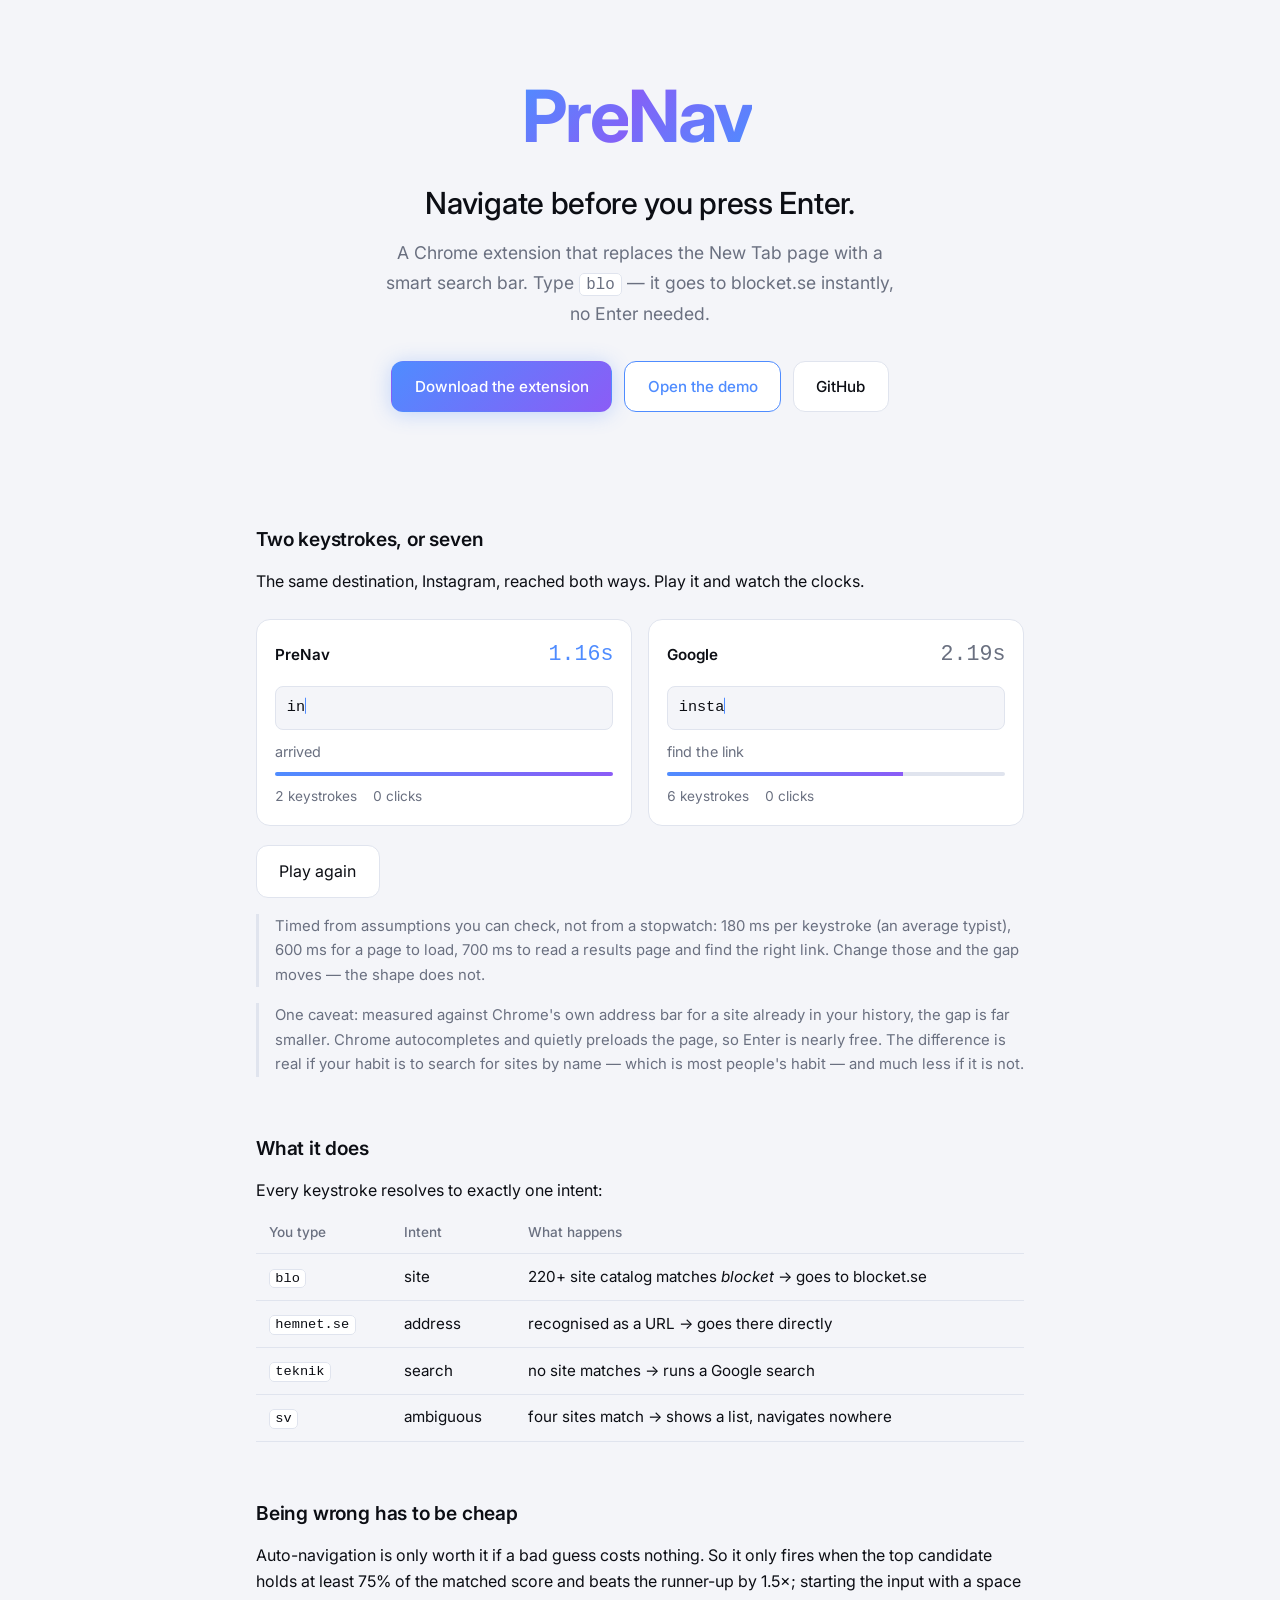
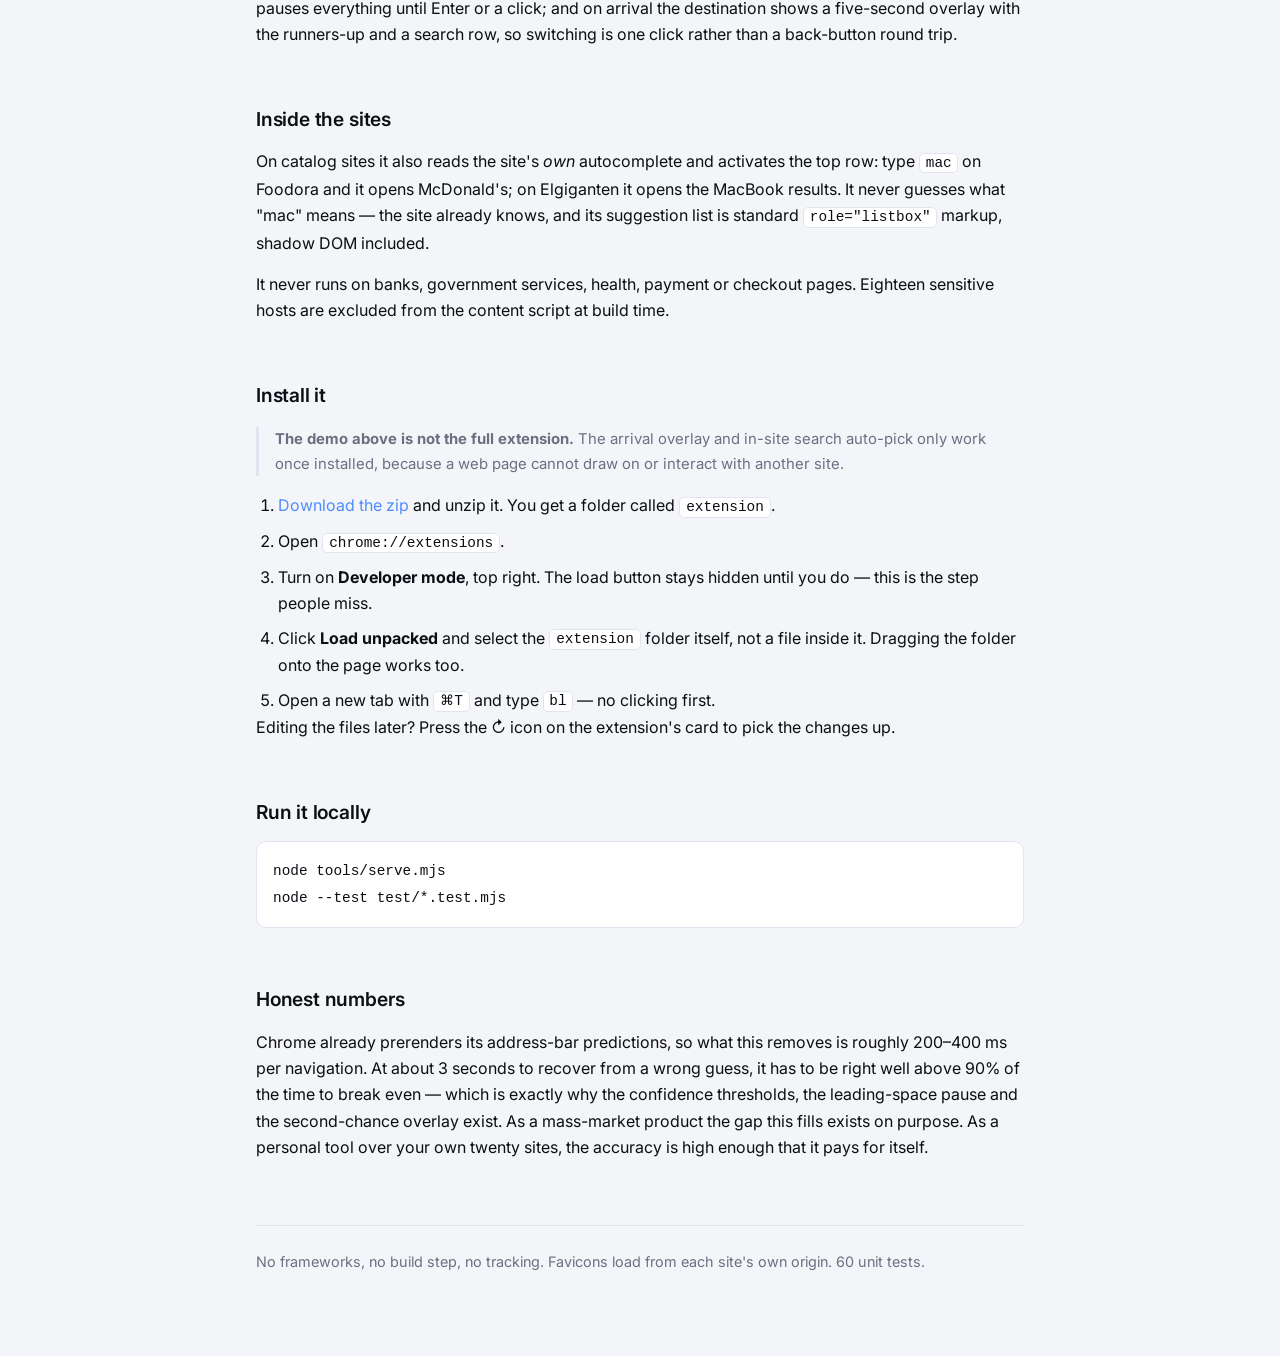
<file: index.html>
<!doctype html>
<html lang="en">
  <head>
    <meta charset="utf-8" />
    <meta name="viewport" content="width=device-width, initial-scale=1" />
    <title>PreNav — navigate before you press Enter</title>
    <meta
      name="description"
      content="A Chrome extension that predicts the site you are typing and navigates before you press Enter. 220+ sites, works in milliseconds."
    />
    <meta name="apple-mobile-web-app-title" content="PreNav" />
    <meta name="application-name" content="PreNav" />
    <meta name="theme-color" content="#0c0e14" />
    <link rel="icon" type="image/png" sizes="32x32" href="icons/icon-32.png" />
    <link rel="icon" type="image/png" sizes="16x16" href="icons/icon-16.png" />
    <link rel="apple-touch-icon" sizes="180x180" href="icons/icon-180.png" />
    <link rel="manifest" href="site.webmanifest" />
    <link rel="preconnect" href="https://fonts.googleapis.com" />
    <link rel="preconnect" href="https://fonts.gstatic.com" crossorigin />
    <link
      href="https://fonts.googleapis.com/css2?family=Inter:wght@400;500;600;700&display=swap"
      rel="stylesheet"
    />
    <style>
      :root {
        --bg: #0c0e14;
        --surface: #161922;
        --surface2: #1e2330;
        --text: #e8eaf2;
        --text-dim: #7a8299;
        --accent: #4f8cff;
        --accent2: #8b5cf6;
        --border: #242836;
      }
      @media (prefers-color-scheme: light) {
        :root {
          --bg: #f4f5f9;
          --surface: #fff;
          --surface2: #f0f2f7;
          --text: #0c0e14;
          --text-dim: #6a7080;
          --border: #e0e4ee;
        }
      }
      * {
        box-sizing: border-box;
        margin: 0;
      }
      body {
        background: var(--bg);
        color: var(--text);
        font: 16px/1.65 "Inter", -apple-system, BlinkMacSystemFont, "Segoe UI", sans-serif;
        padding: 0 1.5rem 6rem;
      }
      main {
        max-width: 48rem;
        margin: 0 auto;
      }

      /* ── hero ─────────────────────────────────────────────────── */
      .hero {
        padding: 5rem 0 3.5rem;
        text-align: center;
      }

      /* wordmark */
      .wordmark {
        display: inline-flex;
        align-items: baseline;
        cursor: pointer;
        margin-bottom: 2rem;
        user-select: none;
        line-height: 1;
      }
      .wm-pre,
      .wm-nav {
        font-size: clamp(2.8rem, 8vw, 4.5rem);
        font-weight: 700;
        letter-spacing: -0.03em;
        line-height: 1;
      }
      .wm-pre {
        background: linear-gradient(135deg, #4f8cff 0%, #8b5cf6 100%);
        -webkit-background-clip: text;
        -webkit-text-fill-color: transparent;
        background-clip: text;
      }
      .wm-nav {
        background: linear-gradient(135deg, #8b5cf6 0%, #4f8cff 100%);
        -webkit-background-clip: text;
        -webkit-text-fill-color: transparent;
        background-clip: text;
      }
      .wm-ghost {
        font-size: clamp(2.8rem, 8vw, 4.5rem);
        font-weight: 700;
        letter-spacing: -0.03em;
        line-height: 1;
        color: var(--text-dim);
        opacity: 0.35;
        overflow: hidden;
        max-width: 0;
        display: inline-block;
        white-space: nowrap;
        /* padding-bottom prevents descenders (g, y, p…) from being clipped */
        padding-bottom: 0.18em;
        margin-bottom: -0.18em;
        transition: max-width 0.45s cubic-bezier(0.4, 0, 0.2, 1),
          opacity 0.35s ease;
        vertical-align: baseline;
      }
      .wm-ghost.collapsing {
        max-width: 0 !important;
        opacity: 0;
      }
      .wm-space {
        display: inline-block;
        width: 0.35em;
        overflow: hidden;
        transition: width 0.4s cubic-bezier(0.4, 0, 0.2, 1);
      }
      .wm-caret {
        display: inline-block;
        width: 3px;
        height: 0.75em;
        background: var(--accent);
        border-radius: 2px;
        margin-left: 3px;
        vertical-align: baseline;
        translate: 0 -0.08em;
        opacity: 1;
        transition: opacity 0.2s;
      }
      .wm-caret.blink {
        animation: caretBlink 0.9s steps(1) infinite;
      }
      .wm-caret.gone {
        opacity: 0;
      }
      @keyframes caretBlink {
        50% { opacity: 0; }
      }

      h1 {
        font-size: clamp(1.4rem, 3.5vw, 1.9rem);
        font-weight: 500;
        line-height: 1.3;
        color: var(--text);
        margin-bottom: 0.9rem;
        letter-spacing: -0.01em;
      }
      .lede {
        font-size: 1.1rem;
        color: var(--text-dim);
        max-width: 32rem;
        margin: 0 auto;
        line-height: 1.7;
      }
      .actions {
        display: flex;
        flex-wrap: wrap;
        gap: 0.75rem;
        margin-top: 2rem;
        justify-content: center;
      }
      .btn {
        display: inline-block;
        padding: 0.75rem 1.4rem;
        border-radius: 12px;
        border: 1px solid var(--border);
        text-decoration: none;
        color: var(--text);
        font-weight: 500;
        font-size: 0.95rem;
        font-family: inherit;
        cursor: pointer;
        transition: background 0.18s, border-color 0.18s, transform 0.12s,
          box-shadow 0.18s;
        background: var(--surface);
      }
      .btn:hover {
        background: var(--surface2);
        transform: translateY(-1px);
        box-shadow: 0 4px 16px rgba(0, 0, 0, 0.18);
      }
      .btn.primary {
        background: linear-gradient(135deg, #4f8cff 0%, #8b5cf6 100%);
        border-color: transparent;
        color: #fff;
        box-shadow: 0 2px 20px rgba(79, 140, 255, 0.3);
      }
      .btn.primary:hover {
        box-shadow: 0 4px 28px rgba(79, 140, 255, 0.45);
        transform: translateY(-2px);
      }
      .btn.demo {
        border-color: var(--accent);
        color: var(--accent);
      }
      .btn.demo:hover {
        background: rgba(79, 140, 255, 0.08);
      }

      /* ── sections ─────────────────────────────────────────────── */
      h2 {
        font-size: 1.2rem;
        font-weight: 600;
        margin: 3.5rem 0 0.8rem;
        letter-spacing: -0.01em;
      }
      p + p {
        margin-top: 0.9rem;
      }
      a {
        color: var(--accent);
        text-decoration: none;
      }
      a:hover {
        text-decoration: underline;
      }

      /* ── table ────────────────────────────────────────────────── */
      table {
        width: 100%;
        border-collapse: collapse;
        margin-top: 0.5rem;
        font-size: 0.95rem;
      }
      th,
      td {
        text-align: left;
        padding: 0.6rem 0.8rem;
        border-bottom: 1px solid var(--border);
        vertical-align: top;
      }
      th {
        color: var(--text-dim);
        font-weight: 500;
        font-size: 0.85rem;
      }
      code,
      kbd {
        font-family: ui-monospace, SFMono-Regular, Menlo, monospace;
        font-size: 0.9em;
        background: var(--surface);
        border: 1px solid var(--border);
        border-radius: 5px;
        padding: 0.1em 0.4em;
      }
      pre {
        background: var(--surface);
        border: 1px solid var(--border);
        border-radius: 10px;
        padding: 1rem;
        overflow-x: auto;
        margin-top: 0.8rem;
      }
      pre code {
        background: none;
        border: 0;
        padding: 0;
      }
      .note {
        border-left: 3px solid var(--border);
        padding-left: 1rem;
        color: var(--text-dim);
        margin-top: 1rem;
        font-size: 0.93rem;
      }
      ol {
        padding-left: 1.4rem;
      }
      li + li {
        margin-top: 0.5rem;
      }

      /* ── race ─────────────────────────────────────────────────── */
      .race {
        display: grid;
        gap: 1rem;
        margin-top: 1.5rem;
      }
      @media (min-width: 40rem) {
        .race {
          grid-template-columns: 1fr 1fr;
        }
      }
      .lane {
        border: 1px solid var(--border);
        border-radius: 14px;
        padding: 1.1rem;
        background: var(--surface);
      }
      .lane-head {
        display: flex;
        justify-content: space-between;
        align-items: baseline;
        gap: 1rem;
      }
      .lane-name {
        font-weight: 600;
        font-size: 0.95rem;
      }
      .lane-clock {
        font-family: ui-monospace, SFMono-Regular, Menlo, monospace;
        font-variant-numeric: tabular-nums;
        font-size: 1.35rem;
        color: var(--text-dim);
      }
      .lane[data-done="true"] .lane-clock {
        color: var(--accent);
      }
      .lane-screen {
        margin-top: 0.8rem;
        padding: 0.55rem 0.7rem;
        min-height: 2.4rem;
        border: 1px solid var(--border);
        border-radius: 8px;
        background: var(--bg);
        font-family: ui-monospace, SFMono-Regular, Menlo, monospace;
        font-size: 0.95rem;
        white-space: pre;
        overflow: hidden;
      }
      .caret {
        display: inline-block;
        width: 1px;
        height: 1.05em;
        translate: 0 0.18em;
        background: var(--accent);
      }
      .lane[data-typing="true"] .caret {
        animation: blink 1s steps(1) infinite;
      }
      @keyframes blink {
        50% { opacity: 0; }
      }
      .lane-step {
        margin-top: 0.6rem;
        font-size: 0.9rem;
        color: var(--text-dim);
        min-height: 1.4em;
      }
      .lane-bar {
        margin-top: 0.5rem;
        height: 4px;
        border-radius: 2px;
        background: var(--border);
        overflow: hidden;
      }
      .lane-bar i {
        display: block;
        height: 100%;
        width: 0;
        background: linear-gradient(90deg, var(--accent), var(--accent2));
      }
      .lane-tally {
        display: flex;
        gap: 1rem;
        margin-top: 0.6rem;
        font-size: 0.85rem;
        color: var(--text-dim);
        font-variant-numeric: tabular-nums;
      }
      .race-controls {
        display: flex;
        align-items: center;
        gap: 1rem;
        flex-wrap: wrap;
        margin-top: 1.2rem;
      }
      .verdict {
        color: var(--accent);
        font-weight: 500;
      }
      button.btn {
        font: inherit;
        cursor: pointer;
        background: var(--surface);
      }

      footer {
        margin-top: 4rem;
        padding-top: 1.5rem;
        border-top: 1px solid var(--border);
        color: var(--text-dim);
        font-size: 0.9rem;
      }
    </style>
  </head>
  <body>
    <main>
      <!-- ── Hero ───────────────────────────────────────────── -->
      <section class="hero">
        <div class="wordmark" id="wordmark" role="img" aria-label="PreNav">
          <span class="wm-pre" id="wm-pre"></span
          ><span class="wm-ghost" id="wm-ghost-pre"></span
          ><span class="wm-space" id="wm-space"></span
          ><span class="wm-nav" id="wm-nav"></span
          ><span class="wm-ghost" id="wm-ghost-nav"></span
          ><b class="wm-caret blink" id="wm-caret"></b>
        </div>

        <h1>Navigate before you press Enter.</h1>
        <p class="lede">
          A Chrome extension that replaces the New Tab page with a smart search bar.
          Type <code>blo</code> — it goes to blocket.se instantly, no Enter needed.
        </p>

        <div class="actions">
          <a
            class="btn primary"
            id="btn-download"
            href="https://github.com/josefanderberg/predictive-nav/releases/latest/download/predictive-nav-extension.zip"
            >Download the extension</a
          >
          <a class="btn demo" id="btn-demo" href="extension/newtab.html">Open the demo</a>
          <a class="btn" id="btn-github" href="https://github.com/josefanderberg/predictive-nav">GitHub</a>
        </div>
      </section>

      <!-- ── Race ───────────────────────────────────────────── -->
      <h2 id="race-heading">Two keystrokes, or seven</h2>
      <p>
        The same destination, Instagram, reached both ways. Play it and watch the
        clocks.
      </p>

      <div class="race" id="race">
        <div class="lane" data-lane="nav">
          <div class="lane-head">
            <span class="lane-name">PreNav</span>
            <span class="lane-clock">0.00s</span>
          </div>
          <div class="lane-screen"><span class="lane-typed"></span><b class="caret"></b></div>
          <div class="lane-step">ready</div>
          <div class="lane-bar"><i></i></div>
          <div class="lane-tally"><span class="keys">0 keystrokes</span><span class="clicks">0 clicks</span></div>
        </div>

        <div class="lane" data-lane="google">
          <div class="lane-head">
            <span class="lane-name">Google</span>
            <span class="lane-clock">0.00s</span>
          </div>
          <div class="lane-screen"><span class="lane-typed"></span><b class="caret"></b></div>
          <div class="lane-step">ready</div>
          <div class="lane-bar"><i></i></div>
          <div class="lane-tally"><span class="keys">0 keystrokes</span><span class="clicks">0 clicks</span></div>
        </div>
      </div>

      <p class="race-controls">
        <button class="btn" id="replay" type="button">Play again</button>
        <span id="verdict" class="verdict"></span>
      </p>

      <p class="note">
        Timed from assumptions you can check, not from a stopwatch: 180&nbsp;ms per
        keystroke (an average typist), 600&nbsp;ms for a page to load, 700&nbsp;ms to
        read a results page and find the right link. Change those and the gap moves —
        the shape does not.
      </p>
      <p class="note">
        One caveat: measured against Chrome's own address bar for a site already in
        your history, the gap is far smaller. Chrome autocompletes and quietly
        preloads the page, so Enter is nearly free. The difference is real if your
        habit is to search for sites by name — which is most people's habit — and
        much less if it is not.
      </p>

      <!-- ── What it does ───────────────────────────────────── -->
      <h2>What it does</h2>
      <p>Every keystroke resolves to exactly one intent:</p>
      <table>
        <tr>
          <th>You type</th>
          <th>Intent</th>
          <th>What happens</th>
        </tr>
        <tr>
          <td><code>blo</code></td>
          <td>site</td>
          <td>220+ site catalog matches <em>blocket</em> → goes to blocket.se</td>
        </tr>
        <tr>
          <td><code>hemnet.se</code></td>
          <td>address</td>
          <td>recognised as a URL → goes there directly</td>
        </tr>
        <tr>
          <td><code>teknik</code></td>
          <td>search</td>
          <td>no site matches → runs a Google search</td>
        </tr>
        <tr>
          <td><code>sv</code></td>
          <td>ambiguous</td>
          <td>four sites match → shows a list, navigates nowhere</td>
        </tr>
      </table>

      <!-- ── Being wrong ────────────────────────────────────── -->
      <h2>Being wrong has to be cheap</h2>
      <p>
        Auto-navigation is only worth it if a bad guess costs nothing. So it only fires
        when the top candidate holds at least 75% of the matched score and beats the
        runner-up by 1.5×; starting the input with a space pauses everything until
        Enter or a click; and on arrival the destination shows a five-second overlay
        with the runners-up and a search row, so switching is one click rather than a
        back-button round trip.
      </p>

      <!-- ── Inside the sites ───────────────────────────────── -->
      <h2>Inside the sites</h2>
      <p>
        On catalog sites it also reads the site's <em>own</em> autocomplete and
        activates the top row: type <code>mac</code> on Foodora and it opens
        McDonald's; on Elgiganten it opens the MacBook results. It never guesses what
        "mac" means — the site already knows, and its suggestion list is standard
        <code>role="listbox"</code> markup, shadow DOM included.
      </p>
      <p>
        It never runs on banks, government services, health, payment or checkout pages.
        Eighteen sensitive hosts are excluded from the content script at build time.
      </p>

      <!-- ── Install ────────────────────────────────────────── -->
      <h2 id="install">Install it</h2>
      <p class="note" style="margin-bottom: 1rem;">
        <strong>The demo above is not the full extension.</strong> The arrival overlay
        and in-site search auto-pick only work once installed, because a web page
        cannot draw on or interact with another site.
      </p>
      <ol>
        <li>
          <a
            href="https://github.com/josefanderberg/predictive-nav/releases/latest/download/predictive-nav-extension.zip"
            >Download the zip</a
          >
          and unzip it. You get a folder called <code>extension</code>.
        </li>
        <li>Open <code>chrome://extensions</code>.</li>
        <li>
          Turn on <strong>Developer mode</strong>, top right. The load button stays
          hidden until you do — this is the step people miss.
        </li>
        <li>
          Click <strong>Load unpacked</strong> and select the <code>extension</code>
          folder itself, not a file inside it. Dragging the folder onto the page works
          too.
        </li>
        <li>Open a new tab with <kbd>⌘T</kbd> and type <code>bl</code> — no clicking first.</li>
      </ol>
      <p>
        Editing the files later? Press the ↻ icon on the extension's card to pick the
        changes up.
      </p>

      <!-- ── Run locally ────────────────────────────────────── -->
      <h2>Run it locally</h2>
      <pre><code>node tools/serve.mjs
node --test test/*.test.mjs</code></pre>

      <!-- ── Honest numbers ─────────────────────────────────── -->
      <h2>Honest numbers</h2>
      <p>
        Chrome already prerenders its address-bar predictions, so what this removes is
        roughly 200–400 ms per navigation. At about 3 seconds to recover from a wrong
        guess, it has to be right well above 90% of the time to break even — which is
        exactly why the confidence thresholds, the leading-space pause and the
        second-chance overlay exist. As a mass-market product the gap this fills exists
        on purpose. As a personal tool over your own twenty sites, the accuracy is high
        enough that it pays for itself.
      </p>

      <footer>
        No frameworks, no build step, no tracking. Favicons load from each site's own
        origin. 60 unit tests.
      </footer>
    </main>

    <!-- ── Wordmark animation ─────────────────────────────────── -->
    <script>
      (() => {
        const LETTER_MS = 110;
        const GHOST_DELAY = 200;
        const BETWEEN_WORDS = 480;
        const MERGE_DELAY = 950;

        const elPre      = document.getElementById("wm-pre");
        const elGhostPre = document.getElementById("wm-ghost-pre");
        const elSpace    = document.getElementById("wm-space");
        const elNav      = document.getElementById("wm-nav");
        const elGhostNav = document.getElementById("wm-ghost-nav");
        const elCaret    = document.getElementById("wm-caret");
        const wordmark   = document.getElementById("wordmark");

        let timers = [];
        function after(ms, fn) {
          const id = setTimeout(fn, ms);
          timers.push(id);
        }
        function clearAll() {
          timers.forEach(clearTimeout);
          timers = [];
        }

        function reset() {
          elPre.textContent = "";
          elGhostPre.textContent = "";
          elGhostPre.style.maxWidth = "0";
          elGhostPre.classList.remove("collapsing");
          elSpace.style.width = "0.35em";
          elNav.textContent = "";
          elGhostNav.textContent = "";
          elGhostNav.style.maxWidth = "0";
          elGhostNav.classList.remove("collapsing");
          elCaret.className = "wm-caret blink";
        }

        function skipToFinal() {
          clearAll();
          elPre.textContent = "Pre";
          elGhostPre.style.maxWidth = "0";
          elGhostPre.style.opacity = "0";
          elSpace.style.width = "0";
          elNav.textContent = "Nav";
          elGhostNav.style.maxWidth = "0";
          elGhostNav.style.opacity = "0";
          elCaret.className = "wm-caret gone";
        }

        function play() {
          clearAll();
          reset();

          const preLetters = ["P", "r", "e"];
          const navLetters = ["N", "a", "v"];
          let t = 250;

          // 1. Type "Pre" and "Nav" simultaneously
          preLetters.forEach((ch, i) => {
            after(t + i * LETTER_MS, () => { elPre.textContent += ch; });
          });
          navLetters.forEach((ch, i) => {
            after(t + i * LETTER_MS, () => { elNav.textContent += ch; });
          });
          t += preLetters.length * LETTER_MS;

          // 2. Both ghost texts expand at once
          after(t + GHOST_DELAY, () => {
            elGhostPre.textContent = "dictive";
            elGhostPre.style.maxWidth = "9em";
            elGhostNav.textContent = "igation";
            elGhostNav.style.maxWidth = "9em";
          });
          t += GHOST_DELAY;

          // 3. Merge — collapse ghosts and close the space between words
          after(t + MERGE_DELAY, () => {
            elGhostPre.classList.add("collapsing");
            elGhostNav.classList.add("collapsing");
            elSpace.style.width = "0";
            elCaret.className = "wm-caret gone";
          });
        }

        wordmark.addEventListener("click", play);

        document.addEventListener("visibilitychange", () => {
          if (document.hidden && timers.length > 0) skipToFinal();
        });

        if (matchMedia("(prefers-reduced-motion: reduce)").matches) {
          skipToFinal();
          elPre.textContent = "Pre";
          elNav.textContent = "Nav";
        } else {
          new IntersectionObserver((entries, self) => {
            if (!entries.some((e) => e.isIntersecting)) return;
            self.disconnect();
            play();
          }).observe(wordmark);
        }
      })();
    </script>

    <!-- ── Race animation ─────────────────────────────────────── -->
    <script>
      (() => {
        const KEY  = 180;
        const LOAD = 600;
        const SCAN = 700;
        const CLICK = 150;

        const key = (ch) => ({ ms: KEY, type: "key", ch, label: `type "${ch}"` });
        const ROUTES = {
          nav: [
            key("i"),
            key("n"),
            { ms: 200, label: "predicts instagram" },
            { ms: LOAD, label: "instagram.com loads" },
          ],
          google: [
            key("i"),
            key("n"),
            key("s"),
            key("t"),
            key("a"),
            { ms: KEY, type: "key", label: "press Enter" },
            { ms: LOAD, label: "results load" },
            { ms: SCAN, label: "find the link" },
            { ms: CLICK, type: "click", label: "click it" },
            { ms: LOAD, label: "instagram.com loads" },
          ],
        };

        const total = (steps) => steps.reduce((sum, s) => sum + s.ms, 0);
        const lanes = [...document.querySelectorAll(".lane")].map((el) => ({
          el,
          steps: ROUTES[el.dataset.lane],
          parts: {
            clock:  el.querySelector(".lane-clock"),
            typed:  el.querySelector(".lane-typed"),
            step:   el.querySelector(".lane-step"),
            bar:    el.querySelector(".lane-bar i"),
            keys:   el.querySelector(".keys"),
            clicks: el.querySelector(".clicks"),
          },
          finish: total(ROUTES[el.dataset.lane]),
        }));

        const longest = Math.max(...lanes.map((l) => l.finish));
        const verdict = document.getElementById("verdict");
        const plural = (n, word) => `${n} ${word}${n === 1 ? "" : "s"}`;

        function draw(lane, elapsed) {
          const at = Math.min(elapsed, lane.finish);
          let seen = 0, typed = "", keys = 0, clicks = 0, label = "done";
          for (const step of lane.steps) {
            const complete = at >= seen + step.ms;
            if (complete) {
              if (step.ch) typed += step.ch;
              if (step.type === "key")   keys++;
              if (step.type === "click") clicks++;
            } else if (at >= seen) {
              label = step.label;
              break;
            }
            seen += step.ms;
          }
          lane.el.dataset.done   = String(at >= lane.finish);
          lane.el.dataset.typing = String(at < lane.finish);
          lane.parts.clock.textContent  = `${(at / 1000).toFixed(2)}s`;
          lane.parts.typed.textContent  = typed;
          lane.parts.step.textContent   = at >= lane.finish ? "arrived" : label;
          lane.parts.bar.style.width    = `${(at / lane.finish) * 100}%`;
          lane.parts.keys.textContent   = plural(keys, "keystroke");
          lane.parts.clicks.textContent = plural(clicks, "click");
        }

        function settle() {
          const [fast, slow] = [...lanes].sort((a, b) => a.finish - b.finish);
          const saved = ((slow.finish - fast.finish) / 1000).toFixed(1);
          verdict.textContent = `${saved}s and 4 keystrokes shorter`;
        }

        let running = null;
        function play() {
          cancelAnimationFrame(running);
          verdict.textContent = "";
          const started = performance.now();
          const tick = (now) => {
            const elapsed = now - started;
            for (const lane of lanes) draw(lane, elapsed);
            if (elapsed < longest) {
              running = requestAnimationFrame(tick);
            } else {
              running = null;
              settle();
            }
          };
          running = requestAnimationFrame(tick);
        }

        document.getElementById("replay").addEventListener("click", play);

        document.addEventListener("visibilitychange", () => {
          if (!document.hidden || running === null) return;
          cancelAnimationFrame(running);
          running = null;
          for (const lane of lanes) draw(lane, lane.finish);
          settle();
        });

        if (matchMedia("(prefers-reduced-motion: reduce)").matches) {
          for (const lane of lanes) draw(lane, lane.finish);
          settle();
        } else {
          new IntersectionObserver((entries, self) => {
            if (!entries.some((e) => e.isIntersecting)) return;
            self.disconnect();
            play();
          }).observe(document.getElementById("race"));
        }
      })();
    </script>
  </body>
</html>
</file>
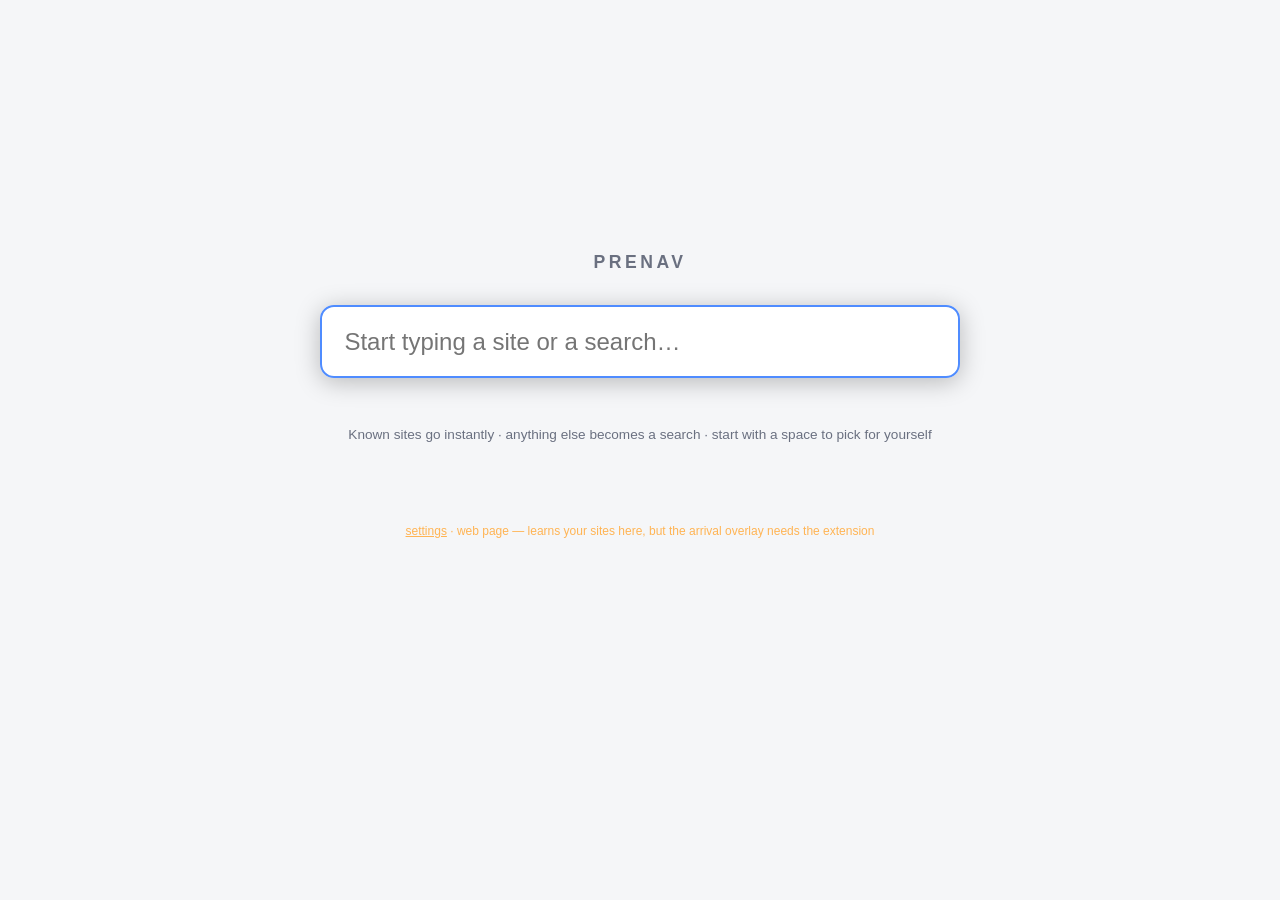
<file: extension/newtab.html>
<!doctype html>
<html lang="en">
  <head>
    <meta charset="utf-8" />
    <meta name="viewport" content="width=device-width, initial-scale=1" />
    <title>PreNav</title>
    <link rel="icon" type="image/png" sizes="32x32" href="icons/icon-48.png" />
    <link rel="apple-touch-icon" sizes="180x180" href="icons/icon-128.png" />
    <link rel="stylesheet" href="css/newtab.css" />
  </head>
  <body>
    <main class="stage">
      <h1 class="brand">PreNav</h1>

      <div class="bar">
        <div class="ghost" id="ghost" aria-hidden="true"></div>
        <input
          id="nav-input"
          type="text"
          autofocus
          autocomplete="off"
          spellcheck="false"
          autocapitalize="off"
          autocorrect="off"
          enterkeyhint="go"
          inputmode="text"
          placeholder="Start typing a site or a search…"
          aria-label="Type a site name or a search query"
        />
        <div class="progress" id="progress" aria-hidden="true"><i></i></div>
      </div>

      <ul class="suggestions" id="suggestions"></ul>

      <p class="status" id="status" role="status"></p>
      <p class="hint">
        Known sites go instantly · anything else becomes a search<span
          class="hint-keys"
        >
          · start with a space to pick for yourself</span
        ><span class="hint-touch"> · tap anywhere to start typing</span>
      </p>

      <div class="banner" id="banner" role="alert"></div>

      <p class="diagnostics" id="diagnostics"></p>

      <div class="settings" id="settings" hidden>
        <p class="setting-counts" id="setting-counts"></p>
        <label class="setting">
          <span>Speed</span>
          <select id="setting-speed">
            <option value="1">Fast — go as soon as it is sure</option>
            <option value="2">Relaxed — a moment to change your mind</option>
            <option value="3.5">Slow — plenty of time to keep typing</option>
          </select>
        </label>
        <label class="setting">
          <input type="checkbox" id="setting-yours" />
          <span>List your sites under an empty bar</span>
        </label>
        <button class="setting-manage" id="open-manager" type="button">
          Manage sites…
        </button>
      </div>

      <div class="modal" id="site-manager" hidden role="dialog" aria-modal="true" aria-label="Manage sites">
        <div class="modal-panel">
          <div class="modal-head">
            <strong>Sites</strong>
            <span class="modal-count" id="manager-count"></span>
            <button class="modal-close" id="manager-close" type="button" aria-label="Close">✕</button>
          </div>
          <form class="modal-add" id="manager-add-form">
            <input
              id="manager-add"
              type="text"
              autocomplete="off"
              spellcheck="false"
              autocapitalize="off"
              placeholder="Add a site by address — vadkul.se"
            />
            <button type="submit">Add</button>
          </form>
          <input
            class="modal-filter"
            id="manager-filter"
            type="text"
            autocomplete="off"
            spellcheck="false"
            autocapitalize="off"
            placeholder="Filter…"
          />
          <div class="modal-list" id="manager-list"></div>
        </div>
      </div>
    </main>

    <script type="module" src="js/main.js"></script>
  </body>
</html>
</file>
<file: extension/css/newtab.css>
:root {
  --bg: #0f1115;
  --surface: #1a1e26;
  --text: #e8eaf0;
  --text-dim: #8a90a0;
  --accent: #4f8cff;
  --commit-ms: 450ms;
}

@media (prefers-color-scheme: light) {
  :root {
    --bg: #f5f6f8;
    --surface: #ffffff;
    --text: #1a1e26;
    --text-dim: #6a7080;
  }
}

* {
  box-sizing: border-box;
  margin: 0;
}

/* The bar is ANCHORED, not centered: anything that opens below it — settings,
   suggestions — grows downward, and what is already on screen never moves.
   Centering would re-balance the whole column on every toggle. */
body {
  min-height: 100vh;
  display: flex;
  justify-content: center;
  align-items: flex-start;
  padding-top: clamp(72px, 28vh, 260px);
  background: var(--bg);
  color: var(--text);
  font-family: -apple-system, BlinkMacSystemFont, "Segoe UI", sans-serif;
}

.stage {
  width: min(640px, 90vw);
  text-align: center;
  padding-bottom: 3rem;
}

.brand {
  font-size: 1.1rem;
  font-weight: 600;
  letter-spacing: 0.2em;
  text-transform: uppercase;
  color: var(--text-dim);
  margin-bottom: 2rem;
}

.bar {
  position: relative;
  background: var(--surface);
  border-radius: 14px;
  box-shadow: 0 4px 24px rgb(0 0 0 / 0.25);
}

/* The ghost sits exactly under the input and must line up to the pixel: the
   characters you have typed are drawn twice, once by each, so any difference
   in box metrics reads as doubled text. That includes the input's focus
   border, which the ghost has to carry as a transparent one of its own. */
.bar input,
.ghost {
  width: 100%;
  padding: 1.1rem 3.2rem 1.1rem 1.4rem;
  border: 2px solid transparent;
  /* Never below 16px: iOS zooms the page in on any smaller focused field. */
  font-size: clamp(1rem, 4.5vw, 1.5rem);
  font-family: inherit;
  font-weight: 400;
  letter-spacing: normal;
  line-height: 1.4;
  text-align: left;
}

.bar input {
  position: relative;
  background: transparent;
  border-radius: 14px;
  color: var(--text);
  outline: none;
}

.bar input:focus {
  border-color: var(--accent);
}

.ghost {
  position: absolute;
  inset: 0;
  color: var(--text-dim);
  pointer-events: none;
  white-space: pre;
  overflow: hidden;
}

/* Fills across the bottom of the bar while it counts down, so the wait before
   it moves is something you watch rather than something that surprises you. */
.progress {
  position: absolute;
  left: 0;
  right: 0;
  bottom: 0;
  height: 3px;
  border-radius: 0 0 14px 14px;
  overflow: hidden;
  opacity: 0;
}

.progress.active {
  opacity: 1;
}

.progress i {
  display: block;
  height: 100%;
  width: 0;
  background: var(--accent);
}

.progress.active i {
  animation: fill-bar var(--commit-ms, 450ms) linear forwards;
}

@keyframes fill-bar {
  to {
    width: 100%;
  }
}

.suggestions {
  list-style: none;
  margin-top: 0.8rem;
  padding: 0;
  background: var(--surface);
  border-radius: 12px;
  overflow: hidden;
  text-align: left;
  box-shadow: 0 2px 12px rgb(0 0 0 / 0.15);
}

.suggestions:empty {
  display: none;
}

.suggestions li {
  display: flex;
  justify-content: space-between;
  align-items: baseline;
  gap: 1rem;
  padding: 0.7rem 1.2rem;
  cursor: pointer;
}

.suggestions li:hover {
  background: color-mix(in srgb, var(--accent) 18%, transparent);
}

.suggestions li:first-child .s-name {
  color: var(--accent);
}

.s-name {
  font-weight: 600;
}

.s-url {
  color: var(--text-dim);
  font-size: 0.85rem;
  overflow: hidden;
  text-overflow: ellipsis;
  white-space: nowrap;
  margin-left: auto;
}

/* Always rendered on every suggestion row — lets the user prune sites they rarely visit. */
.s-remove {
  flex: none;
  font: inherit;
  font-size: 0.8rem;
  line-height: 1;
  color: var(--text-dim);
  background: none;
  border: 1px solid transparent;
  border-radius: 6px;
  padding: 0.25rem 0.45rem;
  cursor: pointer;
}

.s-remove:hover {
  color: #ff6b6b;
  border-color: #ff6b6b;
}

.status {
  margin-top: 1.2rem;
  min-height: 1.4em;
  font-size: 1rem;
  color: var(--accent);
}

.hint {
  margin-top: 0.5rem;
  font-size: 0.85rem;
  color: var(--text-dim);
}

kbd {
  padding: 0.1em 0.4em;
  border: 1px solid var(--text-dim);
  border-radius: 4px;
  font-size: 0.85em;
}

/* A device with no hover has no Esc and no Enter key to speak of, so the
   keyboard hint is noise. The touch hint replaces it. */
.hint-keys {
  display: none;
}

.hint-touch {
  display: inline;
}

@media (hover: hover) and (pointer: fine) {
  .hint-keys {
    display: inline;
  }

  .hint-touch {
    display: none;
  }
}

.banner {
  margin-top: 1.5rem;
  padding: 0.8rem 1.2rem;
  border-radius: 10px;
  background: var(--accent);
  color: #fff;
  font-size: 1.05rem;
  opacity: 0;
  transition: opacity 150ms ease;
}

.banner.visible {
  opacity: 1;
}

/* Makes a silently-empty catalog or stale cached code visible instead of
   looking like a dead page. */
.diagnostics {
  margin-top: 2rem;
  font-size: 0.75rem;
  color: var(--text-dim);
  opacity: 0.7;
}

.settings {
  margin-top: 0.9rem;
  display: grid;
  gap: 0.7rem;
  justify-items: center;
  font-size: 0.85rem;
  color: var(--text-dim);
}

.settings[hidden] {
  display: none;
}

.setting {
  display: flex;
  align-items: center;
  gap: 0.5rem;
}

.setting select {
  font: inherit;
  color: var(--text);
  background: var(--surface);
  border: 1px solid var(--border, #333);
  border-radius: 7px;
  padding: 0.25rem 0.45rem;
}

.setting-counts {
  margin: 0;
  font-size: 0.8rem;
  opacity: 0.8;
}

.setting-manage {
  font: inherit;
  font-size: 0.85rem;
  color: var(--text);
  background: var(--surface);
  border: 1px solid var(--border, #333);
  border-radius: 8px;
  padding: 0.35rem 0.9rem;
  cursor: pointer;
}

.setting-manage:hover {
  border-color: var(--accent);
}

/* --- the site manager ---------------------------------------------------- */
.modal {
  position: fixed;
  inset: 0;
  z-index: 50;
  display: grid;
  place-items: center;
  background: rgb(0 0 0 / 0.55);
  backdrop-filter: blur(3px);
}

.modal[hidden] {
  display: none;
}

.modal-panel {
  display: flex;
  flex-direction: column;
  width: min(560px, 94vw);
  max-height: min(76vh, 640px);
  background: var(--surface);
  border-radius: 16px;
  box-shadow: 0 12px 48px rgb(0 0 0 / 0.45);
  padding: 1rem 1rem 0.4rem;
  text-align: left;
}

.modal-head {
  display: flex;
  align-items: baseline;
  gap: 0.7rem;
  padding: 0 0.2rem 0.6rem;
}

.modal-count {
  font-size: 0.8rem;
  color: var(--text-dim);
}

.modal-close {
  margin-left: auto;
  font: inherit;
  color: var(--text-dim);
  background: none;
  border: 0;
  cursor: pointer;
  padding: 0.2rem 0.4rem;
}

.modal-close:hover {
  color: var(--text);
}

.modal-add {
  display: flex;
  gap: 0.5rem;
  padding-bottom: 0.5rem;
}

.modal-add input,
.modal-filter {
  flex: 1;
  font: inherit;
  font-size: 0.9rem;
  color: var(--text);
  background: var(--bg);
  border: 1px solid var(--border, #333);
  border-radius: 8px;
  padding: 0.45rem 0.7rem;
  outline: none;
  min-width: 0;
}

.modal-add input:focus,
.modal-filter:focus {
  border-color: var(--accent);
}

.modal-add button {
  font: inherit;
  font-size: 0.9rem;
  color: #fff;
  background: var(--accent);
  border: 0;
  border-radius: 8px;
  padding: 0.45rem 1rem;
  cursor: pointer;
}

.modal-filter {
  width: 100%;
  margin-bottom: 0.5rem;
}

.modal-list {
  overflow-y: auto;
  overscroll-behavior: contain;
  padding: 0.2rem 0.2rem 0.6rem;
}

.modal-section {
  margin: 0.6rem 0 0.25rem;
  font-size: 0.72rem;
  text-transform: uppercase;
  letter-spacing: 0.1em;
  color: var(--text-dim);
}

.site-row {
  display: flex;
  align-items: center;
  gap: 0.7rem;
  padding: 0.4rem 0.4rem;
  border-radius: 8px;
}

.site-row:hover {
  background: rgb(79 140 255 / 0.1);
}

.site-row.is-hidden {
  opacity: 0.45;
}

.site-row .row-name {
  font-weight: 600;
  white-space: nowrap;
}

.site-row .row-url {
  flex: 1;
  min-width: 0;
  overflow: hidden;
  text-overflow: ellipsis;
  white-space: nowrap;
  font-size: 0.82rem;
  color: var(--text-dim);
}

.site-row .row-meta {
  font-size: 0.72rem;
  color: var(--accent);
  white-space: nowrap;
}

.site-row button {
  font: inherit;
  font-size: 0.78rem;
  color: var(--text-dim);
  background: none;
  border: 1px solid var(--border, #333);
  border-radius: 6px;
  padding: 0.12rem 0.5rem;
  cursor: pointer;
  white-space: nowrap;
}

.site-row button:hover {
  color: #ff6b6b;
  border-color: #ff6b6b;
}

.site-row.is-hidden button:hover {
  color: var(--accent);
  border-color: var(--accent);
}

.diagnostics.error {
  color: #ffb454;
  opacity: 1;
}

.diagnostics a,
.banner a {
  color: inherit;
}

.banner-hint {
  display: block;
  margin-top: 0.3rem;
  font-size: 0.85rem;
  opacity: 0.85;
}
</file>
